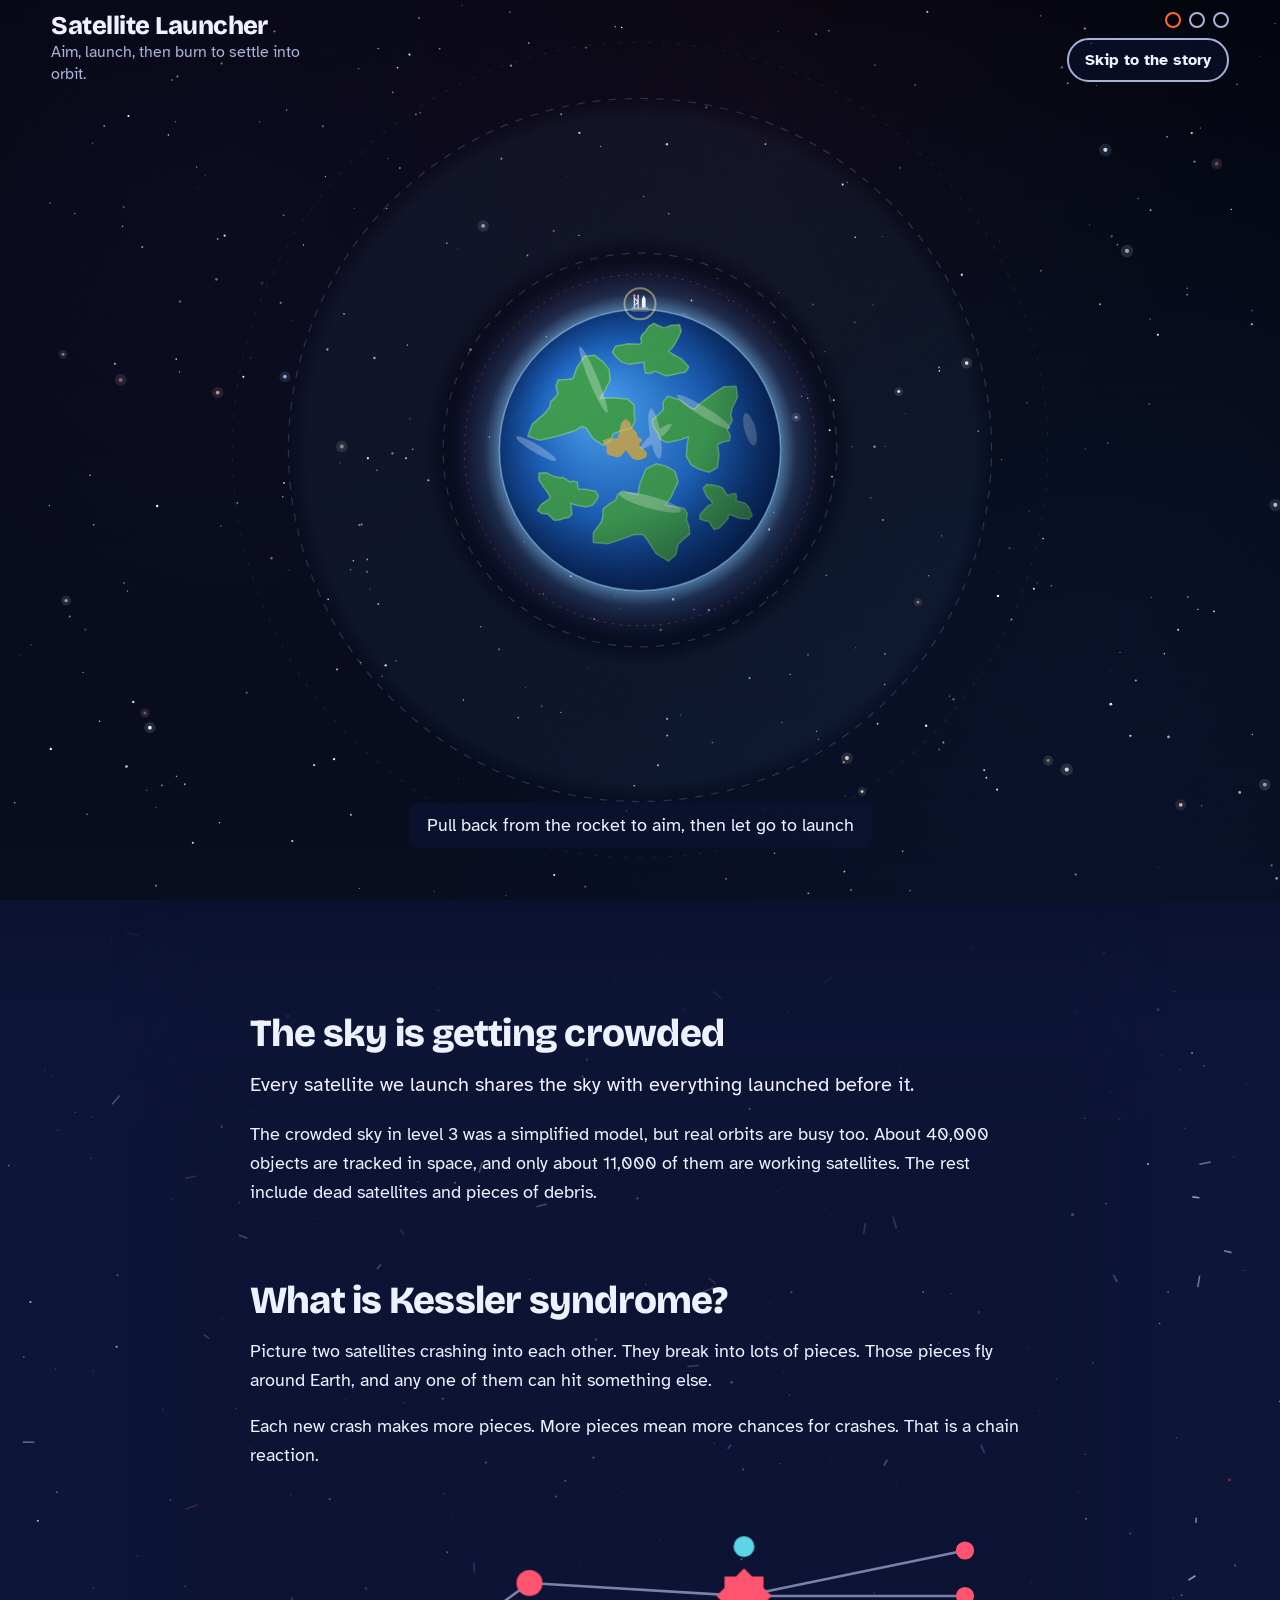
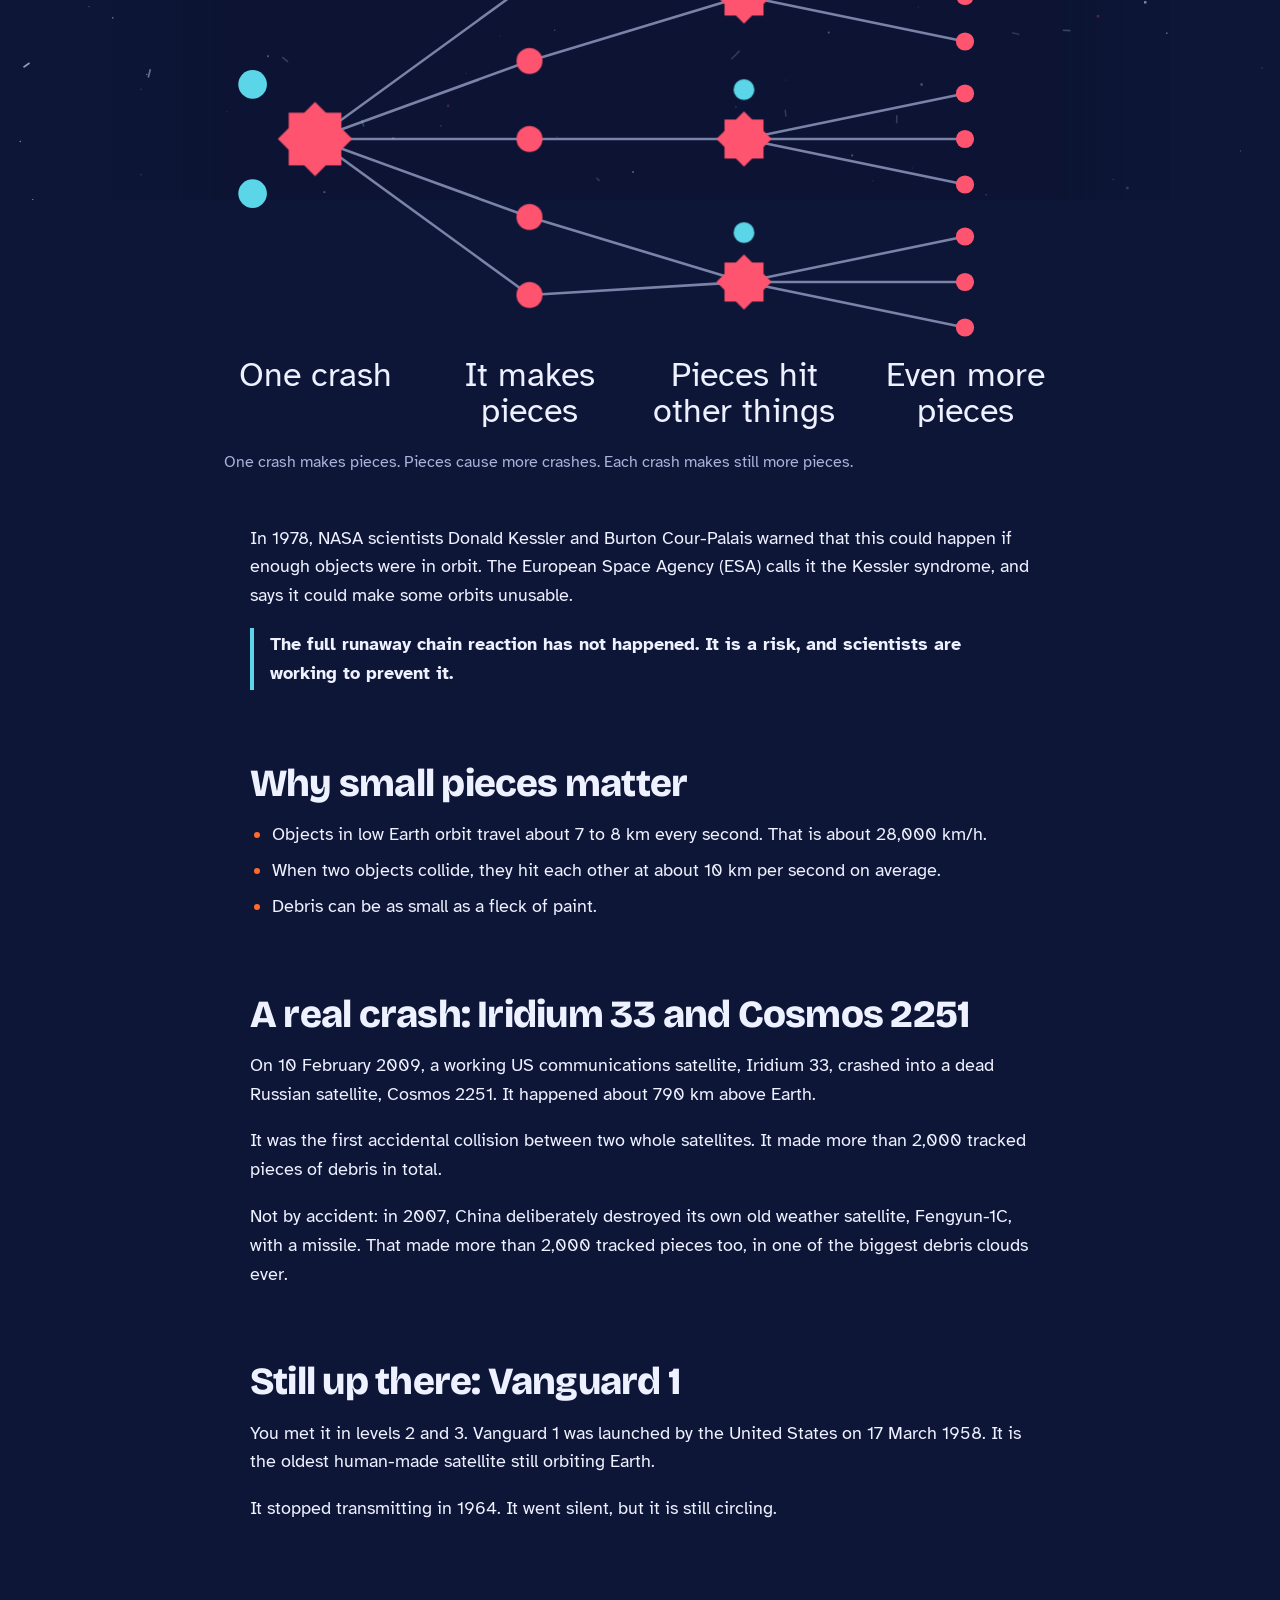
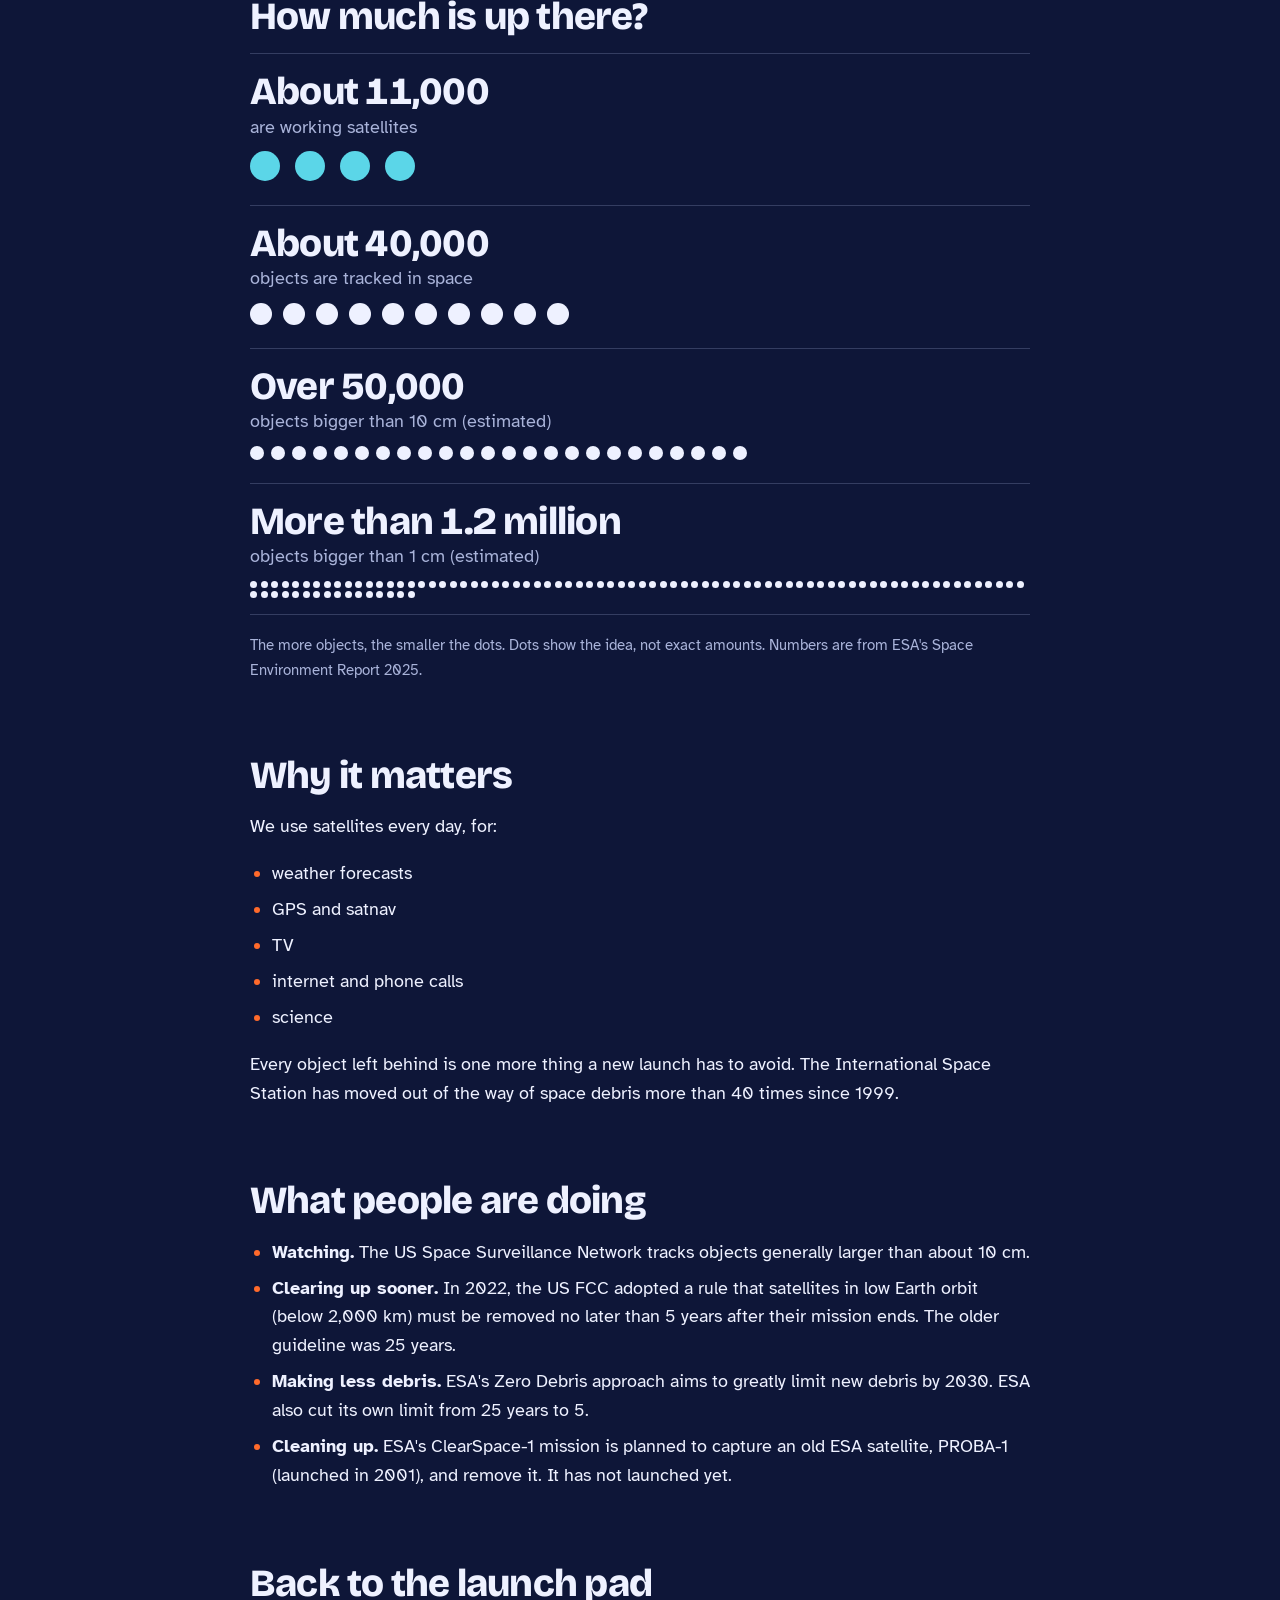
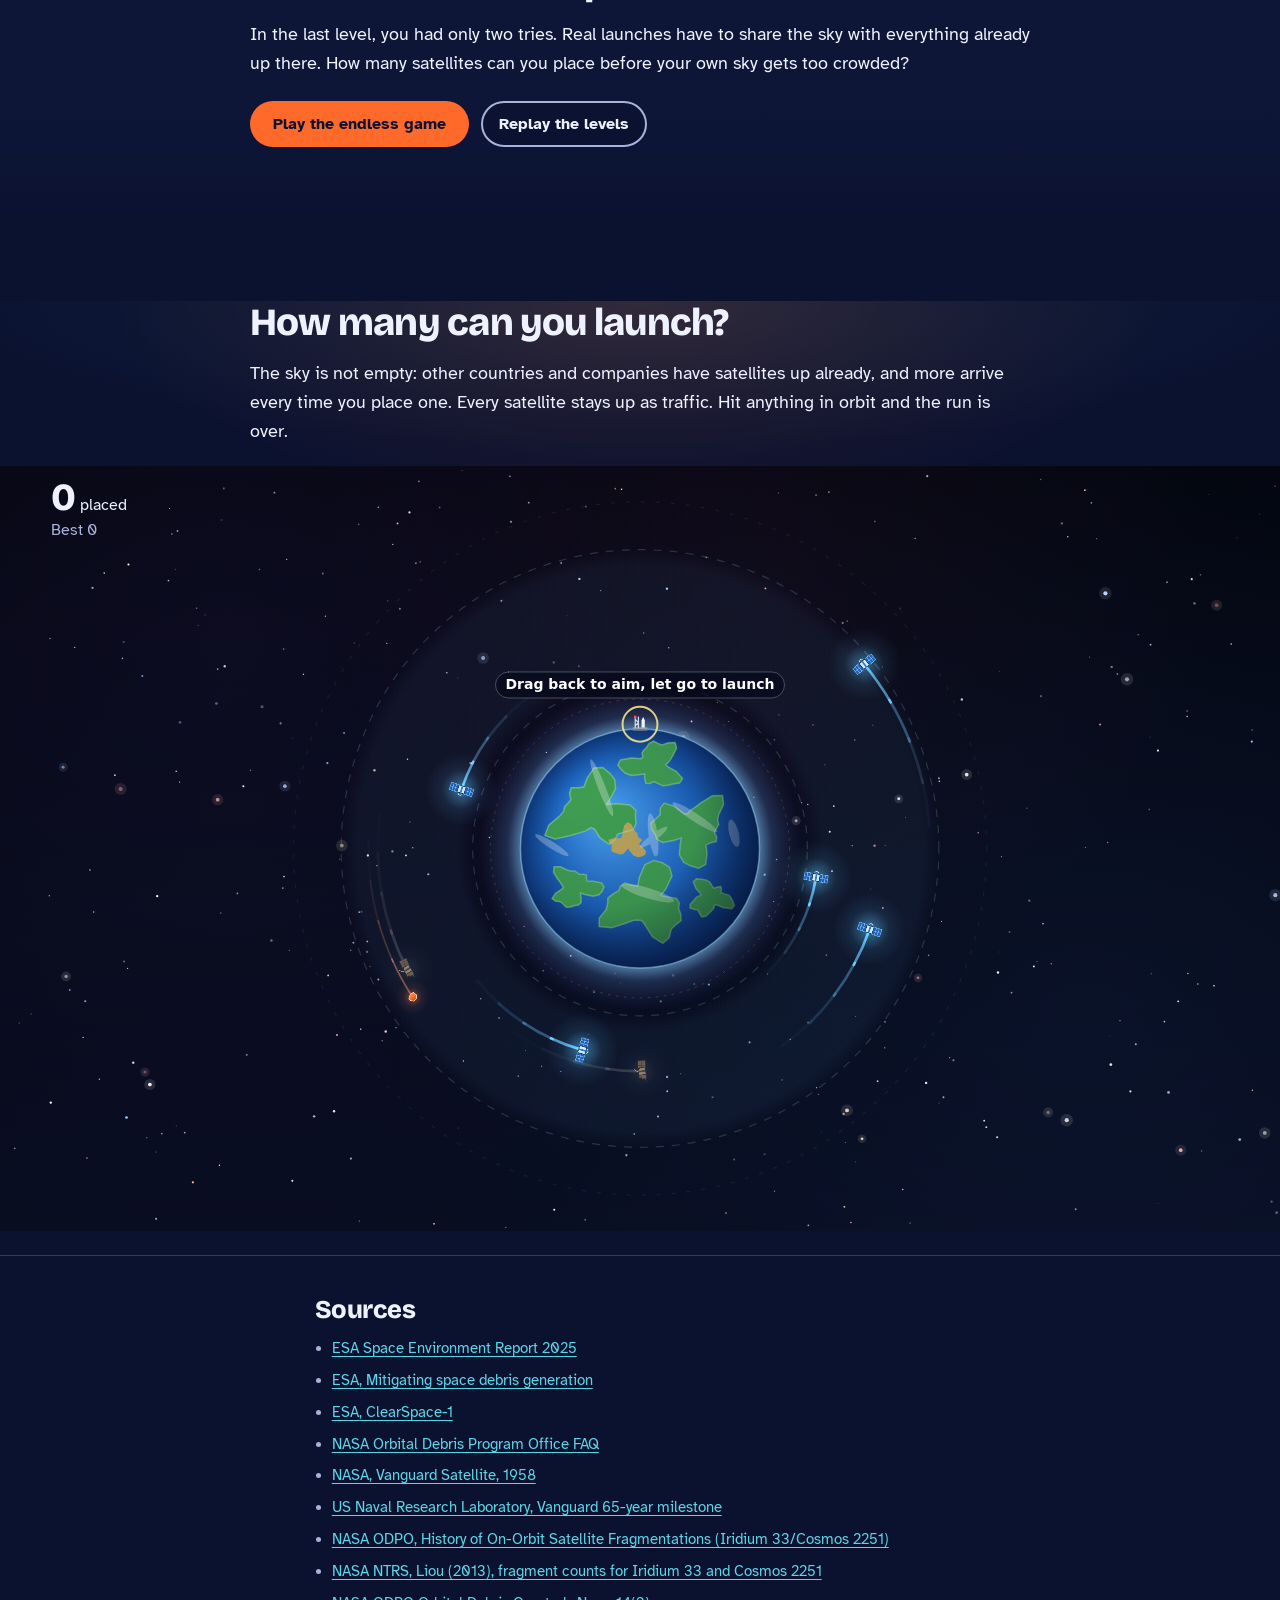
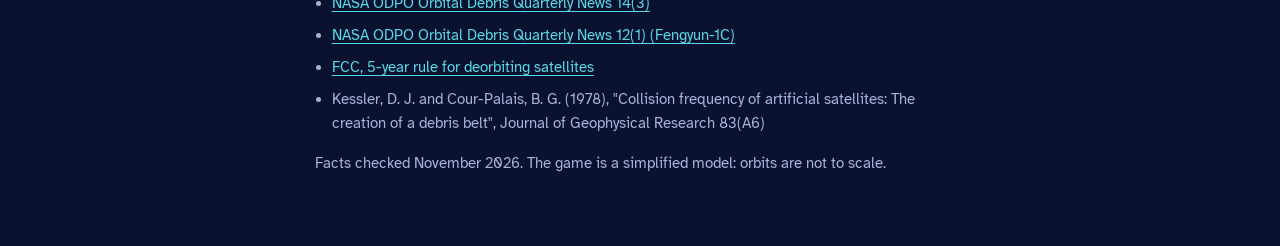
<file: index.html>
<!doctype html>
<html lang="en">
<head>
  <meta charset="utf-8">
  <meta name="viewport" content="width=device-width, initial-scale=1, viewport-fit=cover">
  <title>Satellite Launcher: how crowded is Earth's orbit?</title>
  <meta name="description" content="Launch a satellite into orbit, then find out why hardware left behind in space is a problem. A game and short story about space debris and the Kessler syndrome.">
  <meta name="theme-color" content="#0B1230">
  <link rel="icon" href="data:image/svg+xml,%3Csvg xmlns='http://www.w3.org/2000/svg' viewBox='0 0 32 32'%3E%3Crect width='32' height='32' fill='%230B1230'/%3E%3Ccircle cx='16' cy='16' r='9' fill='none' stroke='%235BD6E8' stroke-width='2'/%3E%3Ccircle cx='25' cy='16' r='3.5' fill='%23FF6A2B'/%3E%3C/svg%3E">
  <link rel="preconnect" href="https://fonts.googleapis.com">
  <link rel="preconnect" href="https://fonts.gstatic.com" crossorigin>
  <link href="https://fonts.googleapis.com/css2?family=Atkinson+Hyperlegible:wght@400;700&family=Bricolage+Grotesque:opsz,wght@12..96,700;12..96,800&display=swap" rel="stylesheet">
  <link rel="stylesheet" href="css/styles.css">
  <script type="module" src="js/main.js"></script>
</head>
<body>
<main>

  <!-- Scripted game: levels 1 to 3 -->
  <section id="game" class="stage" aria-label="Satellite launcher game">
    <canvas id="game-canvas" tabindex="0" aria-label="Satellite launcher game. Pull back from the rocket to aim, let go to launch, then press Space or tap to fire your burn. Keyboard: arrow keys aim, Enter launches, Space burns."></canvas>
    <div class="hud">
      <header class="hud-top">
        <div class="brand">
          <h1>Satellite Launcher</h1>
          <p>Aim, launch, then burn to settle into orbit.</p>
        </div>
        <div class="hud-right">
          <ol class="levels" aria-label="Level progress">
            <li><span class="ring" aria-hidden="true"></span><span class="sr-only">Level 1</span></li>
            <li><span class="ring" aria-hidden="true"></span><span class="sr-only">Level 2</span></li>
            <li><span class="ring" aria-hidden="true"></span><span class="sr-only">Level 3</span></li>
          </ol>
          <button type="button" id="skip-btn" class="btn btn-ghost">Skip to the story</button>
        </div>
      </header>
      <p id="attempt" class="attempt" hidden></p>
      <p id="engine-notice" class="notice" hidden></p>
      <div id="result" class="panel result" hidden role="group" aria-labelledby="result-h">
        <h2 id="result-h"></h2>
        <p id="result-line"></p>
        <button type="button" id="result-btn" class="btn btn-primary"></button>
      </div>
      <p id="prompt" class="prompt"></p>
    </div>
    <div id="live" class="sr-only" aria-live="polite"></div>
  </section>
  <div class="stage-skip">
    <button type="button" id="skip-btn-2" class="btn btn-ghost">Skip to the story &darr;</button>
  </div>

  <!-- Education article -->
  <article id="story" class="story" aria-labelledby="article-title">
    <div class="sky" aria-hidden="true"><canvas class="sky-canvas"></canvas></div>
    <div class="orbit-progress" aria-hidden="true"><span class="orbit-sat"></span></div>
    <div class="col">
      <h2 id="article-title" tabindex="-1" data-sky="0.06">The sky is getting crowded</h2>
      <p id="opener-line" class="opener">Every satellite we launch shares the sky with everything launched before it.</p>
      <p>The crowded sky in level 3 was a simplified model, but real orbits are busy too. About 40,000 objects are tracked in space, and only about 11,000 of them are working satellites. The rest include dead satellites and pieces of debris.</p>
    </div>

    <div class="col">
      <h2 data-sky="0.35">What is Kessler syndrome?</h2>
      <p>Picture two satellites crashing into each other. They break into lots of pieces. Those pieces fly around Earth, and any one of them can hit something else.</p>
      <p>Each new crash makes more pieces. More pieces mean more chances for crashes. That is a chain reaction.</p>
    </div>

    <figure class="chain" data-sky="0.6">
      <svg viewBox="0 0 640 400" role="img" aria-labelledby="chain-t chain-d" xmlns="http://www.w3.org/2000/svg">
        <title id="chain-t">A chain reaction of crashes</title>
        <desc id="chain-d">Step one: one crash. Step two: it makes pieces. Step three: pieces hit three other satellites, causing three more crashes. Step four: those crashes make even more pieces.</desc>
        <defs>
          <g id="burst"><rect x="-15" y="-15" width="30" height="30"/><rect x="-15" y="-15" width="30" height="30" transform="rotate(45)"/></g>
        </defs>
        <g class="c-lines">
          <!-- crash to pieces -->
          <path data-step="2" pathLength="1" d="M70 170L235 50M70 170L235 110M70 170L235 170M70 170L235 230M70 170L235 290"/>
          <!-- pieces to new crashes -->
          <path data-step="3" pathLength="1" d="M235 50L400 60M235 110L400 60M235 170L400 170M235 230L400 280M235 290L400 280"/>
          <!-- new crashes to more pieces -->
          <path data-step="4" pathLength="1" d="M400 60L570 25M400 60L570 60M400 60L570 95M400 170L570 135M400 170L570 170M400 170L570 205M400 280L570 245M400 280L570 280M400 280L570 315"/>
        </g>
        <g class="c-body" data-step="1"><circle cx="22" cy="128" r="11"/><circle cx="22" cy="212" r="11"/></g>
        <use href="#burst" class="c-burst" data-step="1" transform="translate(70 170) scale(1.35)"/>
        <g class="c-frag" data-step="2"><circle cx="235" cy="50" r="10"/><circle cx="235" cy="110" r="10"/><circle cx="235" cy="170" r="10"/><circle cx="235" cy="230" r="10"/><circle cx="235" cy="290" r="10"/></g>
        <g class="c-body" data-step="3"><circle cx="400" cy="22" r="8"/><circle cx="400" cy="132" r="8"/><circle cx="400" cy="242" r="8"/></g>
        <use href="#burst" class="c-burst" data-step="3" transform="translate(400 60)"/>
        <use href="#burst" class="c-burst" data-step="3" transform="translate(400 170)"/>
        <use href="#burst" class="c-burst" data-step="3" transform="translate(400 280)"/>
        <g class="c-frag c-small" data-step="4"><circle cx="570" cy="25" r="7"/><circle cx="570" cy="60" r="7"/><circle cx="570" cy="95" r="7"/><circle cx="570" cy="135" r="7"/><circle cx="570" cy="170" r="7"/><circle cx="570" cy="205" r="7"/><circle cx="570" cy="245" r="7"/><circle cx="570" cy="280" r="7"/><circle cx="570" cy="315" r="7"/></g>
        <g class="c-label" text-anchor="middle">
          <text data-step="1" x="70" y="360">One crash</text>
          <text data-step="2" x="235" y="360">It makes</text><text data-step="2" x="235" y="388">pieces</text>
          <text data-step="3" x="400" y="360">Pieces hit</text><text data-step="3" x="400" y="388">other things</text>
          <text data-step="4" x="570" y="360">Even more</text><text data-step="4" x="570" y="388">pieces</text>
        </g>
      </svg>
      <figcaption>One crash makes pieces. Pieces cause more crashes. Each crash makes still more pieces.</figcaption>
    </figure>

    <div class="col">
      <p data-sky="0.7">In 1978, NASA scientists Donald Kessler and Burton Cour-Palais warned that this could happen if enough objects were in orbit. The European Space Agency (ESA) calls it the Kessler syndrome, and says it could make some orbits unusable.</p>
      <p class="note">The full runaway chain reaction has not happened. It is a risk, and scientists are working to prevent it.</p>

      <h2 data-sky="0.8">Why small pieces matter</h2>
      <ul>
        <li>Objects in low Earth orbit travel about 7 to 8 km every second. That is about 28,000 km/h.</li>
        <li>When two objects collide, they hit each other at about 10 km per second on average.</li>
        <li>Debris can be as small as a fleck of paint.</li>
      </ul>

      <h2 data-sky="0.95">A real crash: Iridium 33 and Cosmos 2251</h2>
      <p>On 10 February 2009, a working US communications satellite, Iridium 33, crashed into a dead Russian satellite, Cosmos 2251. It happened about 790 km above Earth.</p>
      <p>It was the first accidental collision between two whole satellites. It made more than 2,000 tracked pieces of debris in total.</p>
      <p>Not by accident: in 2007, China deliberately destroyed its own old weather satellite, Fengyun-1C, with a missile. That made more than 2,000 tracked pieces too, in one of the biggest debris clouds ever.</p>

      <h2>Still up there: Vanguard 1</h2>
      <p>You met it in levels 2 and 3. Vanguard 1 was launched by the United States on 17 March 1958. It is the oldest human-made satellite still orbiting Earth.</p>
      <p>It stopped transmitting in 1964. It went silent, but it is still circling.</p>

      <h2 data-sky="1">How much is up there?</h2>
    </div>

    <div class="col">
      <ol class="ladder" aria-label="How many objects are in orbit">
        <li class="rung" style="--d:30px;--c:var(--track)">
          <p class="num">About 11,000</p>
          <p class="what">are working satellites</p>
          <div class="dots" data-dots="4" aria-hidden="true"></div>
        </li>
        <li class="rung" style="--d:22px;--c:var(--starlight)">
          <p class="num">About 40,000</p>
          <p class="what">objects are tracked in space</p>
          <div class="dots" data-dots="10" aria-hidden="true"></div>
        </li>
        <li class="rung" style="--d:14px;--c:var(--starlight)">
          <p class="num">Over 50,000</p>
          <p class="what">objects bigger than 10 cm (estimated)</p>
          <div class="dots" data-dots="24" aria-hidden="true"></div>
        </li>
        <li class="rung" style="--d:7px;--c:var(--starlight)">
          <p class="num">More than 1.2 million</p>
          <p class="what">objects bigger than 1 cm (estimated)</p>
          <div class="dots" data-dots="90" aria-hidden="true"></div>
        </li>
      </ol>
      <p class="small">The more objects, the smaller the dots. Dots show the idea, not exact amounts. Numbers are from ESA's Space Environment Report 2025.</p>

      <h2 data-sky="0.85">Why it matters</h2>
      <p>We use satellites every day, for:</p>
      <ul>
        <li>weather forecasts</li>
        <li>GPS and satnav</li>
        <li>TV</li>
        <li>internet and phone calls</li>
        <li>science</li>
      </ul>
      <p>Every object left behind is one more thing a new launch has to avoid. The International Space Station has moved out of the way of space debris more than 40 times since 1999.</p>

      <h2 data-sky="0.4">What people are doing</h2>
      <ul>
        <li><strong>Watching.</strong> The US Space Surveillance Network tracks objects generally larger than about 10 cm.</li>
        <li><strong>Clearing up sooner.</strong> In 2022, the US FCC adopted a rule that satellites in low Earth orbit (below 2,000 km) must be removed no later than 5 years after their mission ends. The older guideline was 25 years.</li>
        <li><strong>Making less debris.</strong> ESA's Zero Debris approach aims to greatly limit new debris by 2030. ESA also cut its own limit from 25 years to 5.</li>
        <li><strong>Cleaning up.</strong> ESA's ClearSpace-1 mission is planned to capture an old ESA satellite, PROBA-1 (launched in 2001), and remove it. It has not launched yet.</li>
      </ul>

      <h2 data-sky="0.15">Back to the launch pad</h2>
      <p>In the last level, you had only two tries. Real launches have to share the sky with everything already up there. How many satellites can you place before your own sky gets too crowded?</p>
      <p class="actions">
        <button type="button" id="to-endless-btn" class="btn btn-primary">Play the endless game</button>
        <button type="button" id="replay-btn" class="btn btn-ghost">Replay the levels</button>
      </p>
    </div>
  </article>

  <!-- Endless game -->
  <section id="endless" class="endless" aria-labelledby="endless-title">
    <div class="col">
      <h2 id="endless-title">How many can you launch?</h2>
      <p>The sky is not empty: other countries and companies have satellites up already, and more arrive every time you place one. Every satellite stays up as traffic. Hit anything in orbit and the run is over.</p>
    </div>
    <div class="stage stage-endless">
      <canvas id="endless-canvas" tabindex="0" aria-label="Endless satellite launcher. Pull back from the rocket to aim, let go to launch, then press Space or tap to fire your burn. The sky already has other satellites, and more from other countries and companies arrive each time you place one. Every satellite stays in orbit. Keyboard: arrow keys aim, Enter launches, Space burns."></canvas>
      <div class="hud">
        <div class="score">
          <p><span class="big" id="e-count">0</span> placed</p>
          <p class="dim">Best <span id="e-best">0</span></p>
        </div>
        <p id="e-toast" class="prompt toast" hidden></p>
        <div id="e-over" class="panel result" data-tone="bad" hidden role="group" aria-labelledby="e-over-h">
          <h2 id="e-over-h">Game over</h2>
          <p class="score-line"><span class="big" id="e-over-score">0</span> placed. <strong id="e-over-best"></strong></p>
          <p id="e-over-hit"></p>
          <p id="e-over-line"></p>
          <button type="button" id="e-over-btn" class="btn btn-primary">Play again</button>
        </div>
      </div>
      <div id="e-live" class="sr-only" aria-live="polite"></div>
    </div>
  </section>
</main>

<footer class="foot">
  <div class="col">
    <h2>Sources</h2>
    <ul>
      <li><a href="https://www.esa.int/Space_Safety/ESA_Space_Environment_Report_2025">ESA Space Environment Report 2025</a></li>
      <li><a href="https://www.esa.int/Space_Safety/Space_Debris/Mitigating_space_debris_generation">ESA, Mitigating space debris generation</a></li>
      <li><a href="https://www.esa.int/Space_Safety/Clearspace-1">ESA, ClearSpace-1</a></li>
      <li><a href="https://orbitaldebris.jsc.nasa.gov/faq/">NASA Orbital Debris Program Office FAQ</a></li>
      <li><a href="https://www.nasa.gov/content/vanguard-satellite-1958">NASA, Vanguard Satellite, 1958</a></li>
      <li><a href="https://www.nrl.navy.mil/Media/News/Article/3332003/nrl-achieves-65-year-milestone-in-space-satellite-exploration/">US Naval Research Laboratory, Vanguard 65-year milestone</a></li>
      <li><a href="https://orbitaldebris.jsc.nasa.gov/library/HOOSF_16e.pdf">NASA ODPO, History of On-Orbit Satellite Fragmentations (Iridium 33/Cosmos 2251)</a></li>
      <li><a href="https://ntrs.nasa.gov/api/citations/20150003820/downloads/20150003820.pdf">NASA NTRS, Liou (2013), fragment counts for Iridium 33 and Cosmos 2251</a></li>
      <li><a href="https://www.orbitaldebris.jsc.nasa.gov/Quarterly-News/pdfs/ODQNv14i3.pdf">NASA ODPO Orbital Debris Quarterly News 14(3)</a></li>
      <li><a href="https://orbitaldebris.jsc.nasa.gov/quarterly-news/pdfs/odqnv12i1.pdf">NASA ODPO Orbital Debris Quarterly News 12(1) (Fengyun-1C)</a></li>
      <li><a href="https://www.fcc.gov/document/fcc-adopts-new-5-year-rule-deorbiting-satellites-0">FCC, 5-year rule for deorbiting satellites</a></li>
      <li>Kessler, D. J. and Cour-Palais, B. G. (1978), "Collision frequency of artificial satellites: The creation of a debris belt", Journal of Geophysical Research 83(A6)</li>
    </ul>
    <p>Facts checked November 2026. The game is a simplified model: orbits are not to scale.</p>
  </div>
</footer>
</body>
</html>
</file>
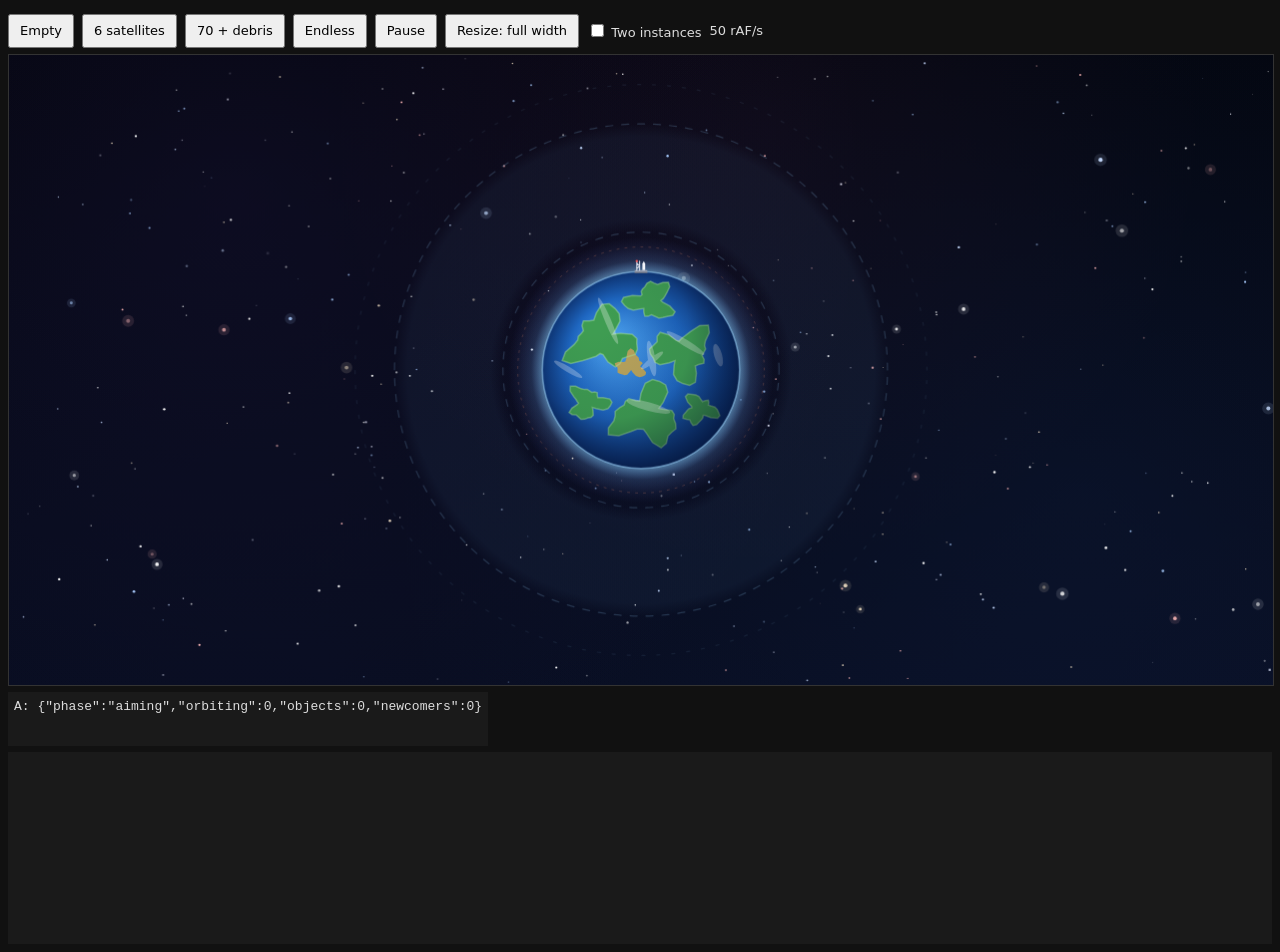
<file: dev.html>
<!doctype html>
<html lang="en">
<head>
<meta charset="utf-8">
<meta name="viewport" content="width=device-width, initial-scale=1">
<title>Satellite Launcher - dev harness</title>
<style>
  body { margin: 0; padding: 8px; background: #111; color: #ddd; font: 13px/1.4 system-ui, sans-serif; }
  .row { margin: 6px 0; display: flex; flex-wrap: wrap; gap: 8px; align-items: center; }
  button { font: inherit; padding: 6px 10px; }
  #wrap { display: flex; gap: 8px; align-items: flex-start; flex-wrap: wrap; }
  #main { display: block; width: 100%; height: 70vh; background: #000; border: 1px solid #333; }
  #main.phone { width: 360px; height: 640px; }
  #second { display: none; width: 320px; height: 240px; background: #000; border: 1px solid #333; }
  #second.on { display: block; }
  #mainbox { flex: 1 1 360px; min-width: 0; }
  pre { margin: 0; background: #1a1a1a; padding: 6px; overflow: auto; }
  #state { min-height: 3.2em; }
  #log { height: 180px; }
</style>
</head>
<body>
<div class="row">
  <button data-lv="empty">Empty</button>
  <button data-lv="six">6 satellites</button>
  <button data-lv="debris">70 + debris</button>
  <button data-lv="endless">Endless</button>
  <button id="pause">Pause</button>
  <button id="resize">Resize: full width</button>
  <label><input type="checkbox" id="two"> Two instances</label>
  <span id="fps"></span>
</div>
<div id="wrap">
  <div id="mainbox"><canvas id="main"></canvas></div>
  <canvas id="second"></canvas>
</div>
<div class="row"><pre id="state"></pre></div>
<pre id="log"></pre>
<script type="module">
import { createGame } from './js/game/index.js';

const LEVELS = {
  empty:   { mode: 'single', traffic: 0,  debrisOnCollision: false, showTrajectoryPreview: true },
  six:     { mode: 'single', traffic: 6,  debrisOnCollision: false, showTrajectoryPreview: true },
  debris:  { mode: 'single', traffic: 70, debrisOnCollision: true,  showTrajectoryPreview: false },
  endless: { mode: 'endless', traffic: 8, debrisOnCollision: true,  showTrajectoryPreview: true },
};
const $ = (id) => document.getElementById(id);
const logEl = $('log');
const lines = [];
function log(tag, type, detail) {
  const t = (performance.now() / 1000).toFixed(2);
  lines.unshift(`[${t}] ${tag} ${type} ${JSON.stringify(detail || {})}`);
  if (lines.length > 60) lines.length = 60;
  logEl.textContent = lines.join('\n');
}

const game = createGame($('main'), { onEvent: (t, d) => log('A', t, d) });
window.gameA = game;
let game2 = null;
let lastLevel = null;
let paused = false;

document.querySelectorAll('button[data-lv]').forEach((b) => {
  b.addEventListener('click', () => {
    lastLevel = LEVELS[b.dataset.lv];
    game.loadLevel(lastLevel);
    if (game2) game2.loadLevel(LEVELS.six);
  });
});
$('pause').addEventListener('click', () => {
  paused = !paused;
  game.setPaused(paused);
  if (game2) game2.setPaused(paused);
  $('pause').textContent = paused ? 'Resume' : 'Pause';
});
$('resize').addEventListener('click', () => {
  const phone = $('main').classList.toggle('phone');
  $('resize').textContent = phone ? 'Resize: phone 360x640' : 'Resize: full width';
});
$('two').addEventListener('change', (e) => {
  if (e.target.checked) {
    $('second').classList.add('on');
    game2 = createGame($('second'), { onEvent: (t, d) => log('B', t, d) });
    window.gameB = game2;
    game2.loadLevel(LEVELS.six);
  } else if (game2) {
    game2.destroy();
    game2 = null;
    $('second').classList.remove('on');
  }
});

setInterval(() => {
  const s = game.getState();
  $('state').textContent = `A: ${JSON.stringify(s)}` +
    (game2 ? `\nB: ${JSON.stringify(game2.getState())}` : '');
}, 250);

let frames = 0, t0 = performance.now();
(function loop(t) {
  frames++;
  if (t - t0 >= 1000) { $('fps').textContent = frames + ' rAF/s'; frames = 0; t0 = t; }
  requestAnimationFrame(loop);
})(t0);
</script>
</body>
</html>
</file>
<file: css/styles.css>
:root {
  --ink: #0B1230;
  --upper: #16224F;
  --starlight: #EEF1FF;
  --dim: #A9B3D9;
  --signal: #FF6A2B;
  --track: #5BD6E8;
  --hazard: #FF5470;
  --display: "Bricolage Grotesque", "Avenir Next", "Trebuchet MS", system-ui, sans-serif;
  --body: "Atkinson Hyperlegible", system-ui, -apple-system, "Segoe UI", Roboto, sans-serif;
  --gutter: max(16px, 4vw);
  --t-1: 1rem;
  --t-2: 1.25rem;
  --t-3: 1.6rem;
  --t-4: clamp(1.6rem, 1rem + 2.6vw, 2.4rem);
  --t-5: clamp(2.4rem, 1.5rem + 4vw, 4rem);
}

*, *::before, *::after { box-sizing: border-box; }
html { background: var(--ink); -webkit-text-size-adjust: 100%; }
body {
  margin: 0;
  background: var(--ink);
  color: var(--starlight);
  font: 400 1.125rem/1.6 var(--body);
}
h1, h2 { font-family: var(--display); font-weight: 800; line-height: 1.1; letter-spacing: -0.02em; margin: 0; }
p, ul, ol { margin: 0 0 1em; }
a { color: var(--track); text-underline-offset: 3px; }
a:focus-visible, button:focus-visible, canvas:focus-visible, h2:focus-visible {
  outline: 3px solid var(--signal);
  outline-offset: 3px;
}
h2[tabindex="-1"]:focus-visible { outline-offset: 6px; }
.sr-only {
  position: absolute; width: 1px; height: 1px; margin: -1px; padding: 0;
  overflow: hidden; clip: rect(0 0 0 0); white-space: nowrap; border: 0;
}

/* Buttons */
.btn {
  font: 700 1rem/1 var(--body);
  padding: 0.8em 1.3em;
  min-height: 44px;
  border-radius: 999px;
  border: 2px solid transparent;
  cursor: pointer;
  pointer-events: auto;
}
.btn-primary { background: var(--signal); color: var(--ink); }
.btn-primary:hover { background: #ff8450; }
.btn-ghost { background: rgba(11, 18, 48, 0.6); color: var(--starlight); border-color: var(--dim); padding: 0.6em 1em; }
.btn-ghost:hover { border-color: var(--starlight); }

/* Game stage */
.stage {
  position: relative;
  height: 100vh;
  height: 100svh;
  overflow: hidden;
  background: var(--ink);
}
.stage canvas {
  display: block;
  width: 100%;
  height: 100%;
  touch-action: none;
  transition: opacity 0.7s ease;
}
.stage canvas:focus-visible { outline-offset: -6px; }
/* Skip strip below the top game: phones only, so there is always a non-canvas place to touch and scroll. */
.stage-skip { display: none; }
.hud {
  position: absolute; inset: 0;
  pointer-events: none;
  padding: max(12px, env(safe-area-inset-top)) var(--gutter) max(16px, env(safe-area-inset-bottom));
  display: flex; flex-direction: column;
  transition: opacity 0.7s ease, visibility 0s;
}
.hud-top { display: flex; justify-content: space-between; align-items: flex-start; gap: 12px; }
.brand h1 { font-size: 1.25rem; }
.brand p { margin: 2px 0 0; font-size: 0.95rem; color: var(--dim); max-width: 28ch; line-height: 1.35; }
.hud-right { display: flex; flex-direction: column; align-items: flex-end; gap: 10px; }
.levels { list-style: none; display: flex; gap: 8px; margin: 0; padding: 0; }
.ring {
  display: block; width: 16px; height: 16px; border-radius: 50%;
  border: 2px solid var(--dim); background: transparent;
}
.levels li.current .ring { border-color: var(--signal); }
.levels li.done .ring { border-color: var(--signal); background: var(--signal); }

.attempt { margin: 10px 0 0; font-weight: 700; color: var(--signal); }
.notice {
  margin: 8px 0 0; align-self: flex-start; font-size: 0.9rem; color: var(--ink);
  background: var(--dim); padding: 4px 10px; border-radius: 8px;
}

.prompt {
  margin: auto auto 0;
  max-width: min(60ch, 100%);
  text-align: center;
  font-size: var(--t-1);
  line-height: 1.4;
  padding: 10px 18px;
  border-radius: 8px;
  background: rgba(11, 18, 48, 0.78);
  margin-bottom: max(8px, 4svh);
}
.prompt:empty { display: none; }
.prompt[hidden] { display: none; }

.panel {
  background: rgba(22, 34, 79, 0.85);
  border: 1px solid rgba(91, 214, 232, 0.35);
  border-radius: 8px;
  padding: 20px 22px;
}
.result {
  position: absolute; left: 50%; top: 50%;
  transform: translate(-50%, -50%);
  width: min(26rem, calc(100% - 2 * var(--gutter)));
  pointer-events: none;
}
.result[hidden] { display: none; }
.result h2 { font-size: var(--t-3); margin-bottom: 8px; }
.result[data-tone="good"] h2 { color: var(--track); }
.result[data-tone="bad"] h2 { color: var(--hazard); }
.result p { margin-bottom: 14px; }

/* The one orchestrated moment: fade from level 3 into the article */
.stage.is-fading .hud { opacity: 0; visibility: hidden; transition: opacity 0.7s ease, visibility 0s 0.7s; }
.stage.is-fading canvas { opacity: 0.2; }

/* Article */
.col { width: min(100% - 2 * var(--gutter), 65ch); margin-inline: auto; }
.story {
  position: relative;
  isolation: isolate;
  padding: clamp(48px, 10vw, 112px) 0 clamp(32px, 6vw, 64px);
  /* A subtly lifted "altitude band" between two ink seams. */
  background: linear-gradient(to bottom, var(--ink) 0, #0E1638 clamp(120px, 14vh, 240px), #0E1638 calc(100% - clamp(120px, 14vh, 240px)), var(--ink) 100%);
}
.story h2, .endless h2 { font-size: var(--t-4); margin: clamp(40px, 7vw, 72px) 0 16px; }
.story #article-title { margin-top: 0; }
.opener { font-size: var(--t-2); line-height: 1.5; color: var(--starlight); }
.note {
  border-left: 4px solid var(--track);
  padding: 2px 0 2px 16px;
  font-weight: 700;
}
.small { font-size: 0.95rem; color: var(--dim); }
.story ul { padding-left: 1.2em; }
.story li { margin-bottom: 0.4em; }
.story li::marker { color: var(--signal); }
.actions { display: flex; flex-wrap: wrap; gap: 12px; margin-top: 24px; }

/* Living sky behind the article (see js/story/fx.js) */
.sky {
  position: absolute; inset: 0; z-index: -1;
  pointer-events: none;
  -webkit-mask-image: linear-gradient(to bottom, transparent 0, #000 min(30vh, 240px), #000 calc(100% - min(30vh, 240px)), transparent 100%);
  mask-image: linear-gradient(to bottom, transparent 0, #000 min(30vh, 240px), #000 calc(100% - min(30vh, 240px)), transparent 100%);
}
.sky-canvas { position: sticky; top: 0; display: block; width: 100%; height: 100vh; height: 100svh; }

/* Reading progress: a tiny satellite orbiting along the top edge while the article is on screen */
.orbit-progress {
  --p: 0;
  position: fixed; top: env(safe-area-inset-top, 0px); left: 0; right: 0;
  height: 3px; z-index: 20;
  pointer-events: none;
  opacity: 0; transition: opacity 0.4s ease;
  background-image: repeating-linear-gradient(90deg, rgba(169, 179, 217, 0.4) 0 6px, transparent 6px 12px);
}
.orbit-progress.is-on { opacity: 1; }
.orbit-progress::before {
  content: ""; position: absolute; inset: 0;
  background: var(--signal);
  transform: scaleX(var(--p)); transform-origin: 0 50%;
}
.orbit-sat {
  position: absolute; top: -3.5px;
  left: calc(7px + var(--p) * (100% - 24px));
  width: 10px; height: 10px; border-radius: 50%;
  background: var(--track);
  box-shadow: 0 0 0 2px var(--ink);
}
.orbit-sat::before, .orbit-sat::after {
  content: ""; position: absolute; top: 3.5px; width: 6px; height: 3px; background: var(--signal);
}
.orbit-sat::before { left: -7px; }
.orbit-sat::after { right: -7px; background: var(--track); }

/* Chain-reaction diagram */
.chain { width: min(100% - 2 * var(--gutter), 52rem); margin: clamp(28px, 5vw, 48px) auto; }
.chain svg { display: block; width: 100%; height: auto; }
.chain figcaption { margin-top: 12px; color: var(--dim); font-size: 1rem; max-width: 65ch; }
.c-lines path { stroke: var(--dim); stroke-width: 2; fill: none; opacity: 0.7; }
.c-body circle { fill: var(--track); }
.c-burst { fill: var(--hazard); }
.c-frag circle { fill: var(--hazard); }
.c-label text { fill: var(--starlight); font: 400 26px var(--body); }

/* Size ladder */
.ladder { list-style: none; padding: 0; margin: 0 0 1em; }
.rung { padding: 16px 0; border-top: 1px solid rgba(169, 179, 217, 0.25); }
.rung:last-child { border-bottom: 1px solid rgba(169, 179, 217, 0.25); }
.rung p { margin: 0; }
.rung .num { font: 800 var(--t-4)/1.1 var(--display); font-variant-numeric: tabular-nums; letter-spacing: -0.02em; }
.rung .what { color: var(--dim); margin-bottom: 10px; }
.dots { display: flex; flex-wrap: wrap; gap: calc(var(--d) * 0.5); align-items: center; }
.dots span { width: var(--d); height: var(--d); border-radius: 50%; background: var(--c); }

/* Endless */
.endless { position: relative; isolation: isolate; overflow-x: clip; padding-bottom: 24px; }
/* Horizon glow: the article hands back to the launch pad */
.endless::before {
  content: ""; position: absolute; z-index: -1; left: 0; right: 0; top: 0; height: clamp(160px, 28vw, 300px);
  pointer-events: none;
  background:
    radial-gradient(ellipse 55% 100% at 50% 0, rgba(255, 106, 43, 0.14), rgba(255, 106, 43, 0.05) 45%, transparent 75%),
    radial-gradient(ellipse 85% 70% at 50% 0, rgba(91, 214, 232, 0.07), transparent 70%);
}
.endless .col p { margin-bottom: 20px; }
.stage-endless { height: 85vh; height: 85svh; min-height: 420px; }
.score { font-size: 1rem; }
.score p { margin: 0; }
.big { font: 800 var(--t-4)/1 var(--display); }
.dim { color: var(--dim); }
.toast { margin-bottom: max(8px, 4svh); }
#e-over .score-line .big { font-size: var(--t-3); }
#e-over p:empty { display: none; }

/* Footer */
.foot { padding: 40px 0 56px; border-top: 1px solid rgba(169, 179, 217, 0.25); font-size: 0.95rem; color: var(--dim); }
.foot h2 { font-size: var(--t-3); color: var(--starlight); margin-bottom: 12px; }
.foot ul { padding-left: 1.1em; }
.foot li { margin-bottom: 0.5em; overflow-wrap: anywhere; }

/* Compact HUD on narrow screens */
@media (max-width: 700px), (pointer: coarse) {
  #game.stage { height: calc(100svh - 64px); min-height: 360px; }
  .stage-skip {
    display: flex; justify-content: center; align-items: center;
    height: 64px; padding: 0 var(--gutter) env(safe-area-inset-bottom);
  }
  .stage-skip .btn { width: min(100%, 22rem); }
  /* The strip below the canvas is the one skip on phones; don't show it twice. */
  #skip-btn { display: none; }
  /* Endless: leave margins and a shorter canvas so a thumb can always scroll the page. */
  .stage-endless { height: 72svh; min-height: 360px; margin-inline: var(--gutter); border-radius: 8px; }
  .endless { padding-bottom: 48px; }
}
@media (max-width: 600px) {
  .brand p { display: none; }
  .brand h1 { font-size: 1.1rem; }
  .hud-right { gap: 8px; }
  .btn-ghost { padding: 0.5em 0.9em; font-size: 0.9rem; }
  .prompt { font-size: 0.95rem; margin-bottom: max(24px, 8svh); }
}
@media (min-width: 900px) {
  .brand h1 { font-size: 1.6rem; }
  .brand p { font-size: 1rem; }
  .prompt { font-size: 1.1rem; }
}

@media (prefers-reduced-motion: reduce) {
  html { scroll-behavior: auto; }
  .hud, .stage canvas, .stage.is-fading .hud { transition: none; }
  .orbit-progress { transition: none; }
}

/* Scroll-triggered reveals: hidden only when fx.js is running AND motion is welcome */
@media (prefers-reduced-motion: no-preference) {
  /* Chain diagram plays step by step */
  .fx .chain [data-step] { opacity: 0; transition: opacity 0.4s ease var(--sd, 0s); }
  .fx .chain [data-step="2"] { --sd: 0.55s; }
  .fx .chain [data-step="3"] { --sd: 1.1s; }
  .fx .chain [data-step="4"] { --sd: 1.65s; }
  .fx .chain path[data-step] {
    stroke-dasharray: 1; stroke-dashoffset: 1;
    transition: opacity 0.4s ease var(--sd, 0s), stroke-dashoffset 0.6s ease var(--sd, 0s);
  }
  .fx .chain .c-frag circle {
    scale: 0.3; transform-box: fill-box; transform-origin: center;
    transition: scale 0.45s cubic-bezier(0.2, 1.3, 0.4, 1) var(--sd, 0s);
  }
  .fx .chain.is-in [data-step] { opacity: 1; }
  .fx .chain.is-in .c-lines path[data-step] { opacity: 0.7; stroke-dashoffset: 0; }
  .fx .chain.is-in .c-frag circle { scale: 1; }
  .fx .chain.is-in .c-burst { animation: chain-flash 0.7s ease-out var(--sd, 0s) both; }
  @keyframes chain-flash { from { filter: brightness(2.4); } to { filter: brightness(1); } }
  .fx .chain .c-burst[data-step="3"] { --sd: 1.1s; }
  .fx .chain .c-burst[data-step="1"] { --sd: 0s; }

  /* Ladder dots fill in */
  .fx .dots span {
    scale: 0; opacity: 0;
    transition: scale 0.35s cubic-bezier(0.2, 1.4, 0.4, 1) calc(var(--i, 0) * 12ms), opacity 0.25s ease calc(var(--i, 0) * 12ms);
  }
  .fx .rung.is-in .dots span { scale: 1; opacity: 1; }
}
</file>
